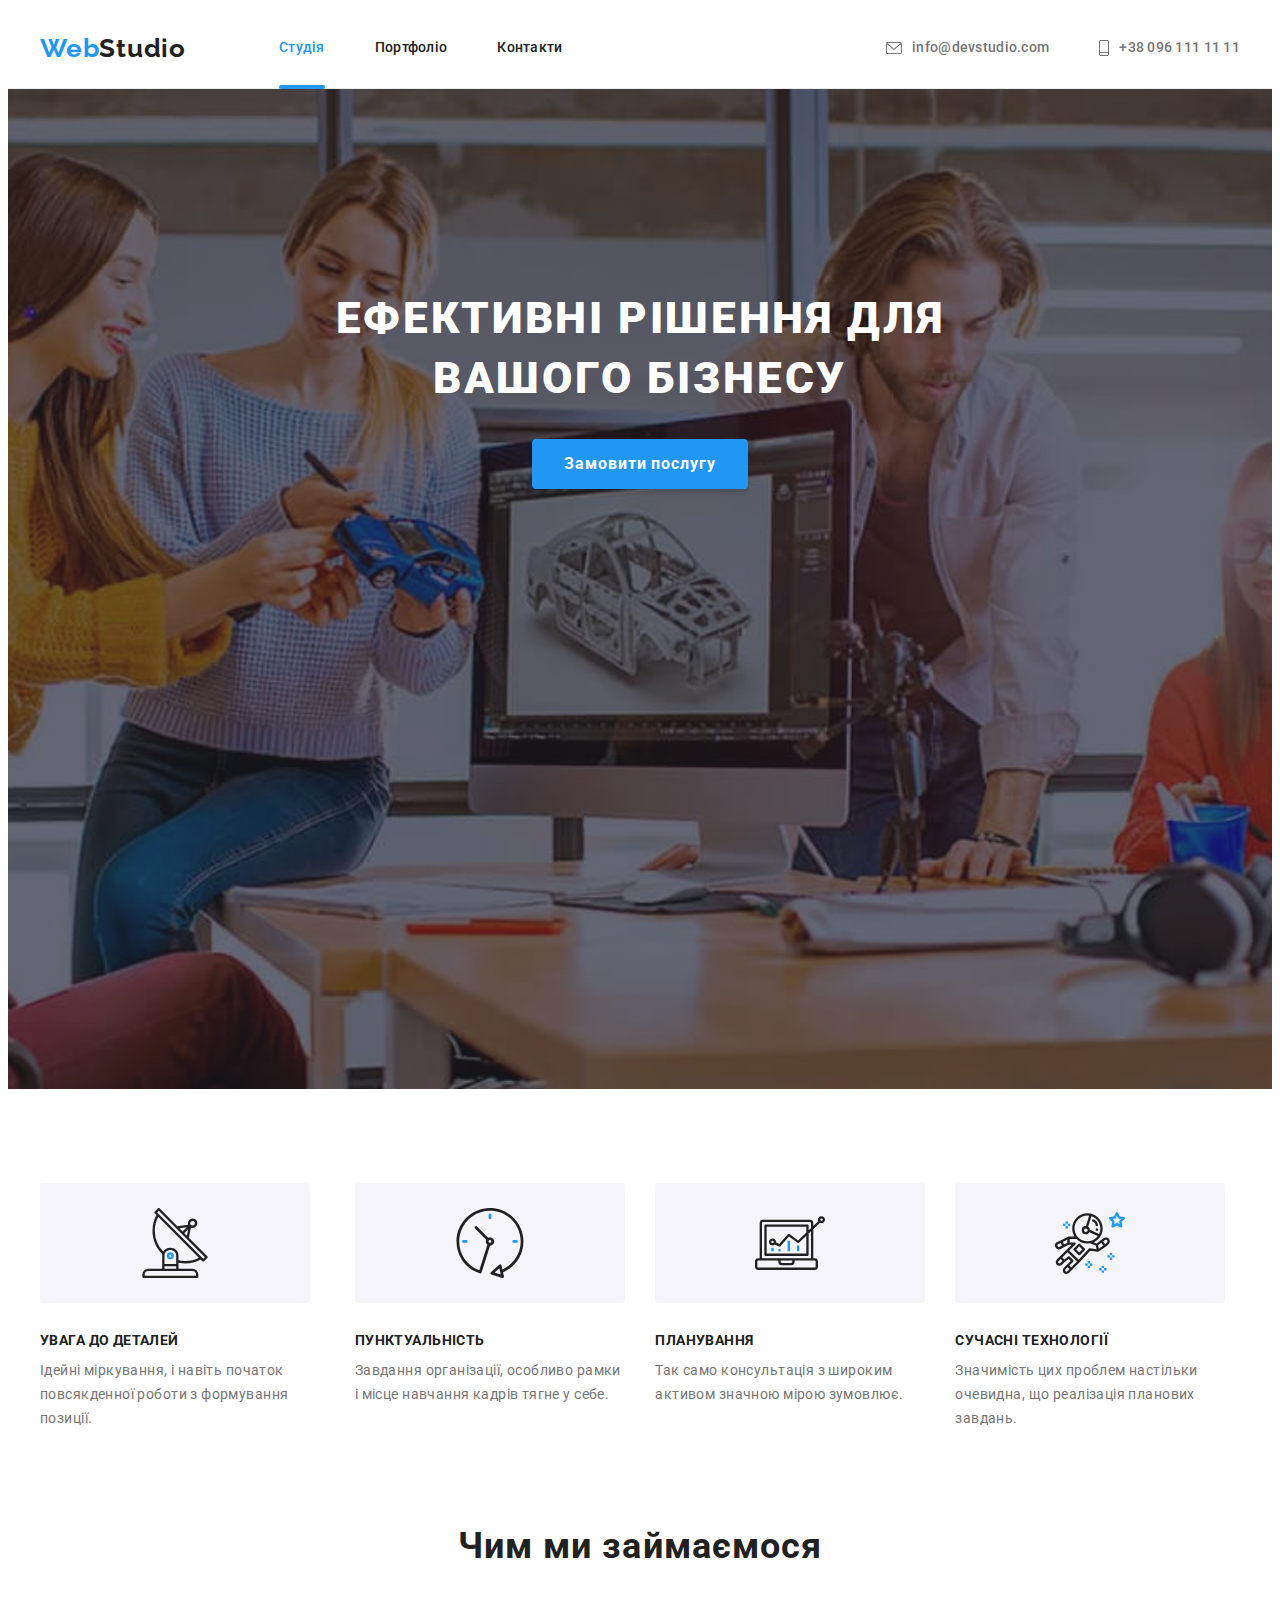
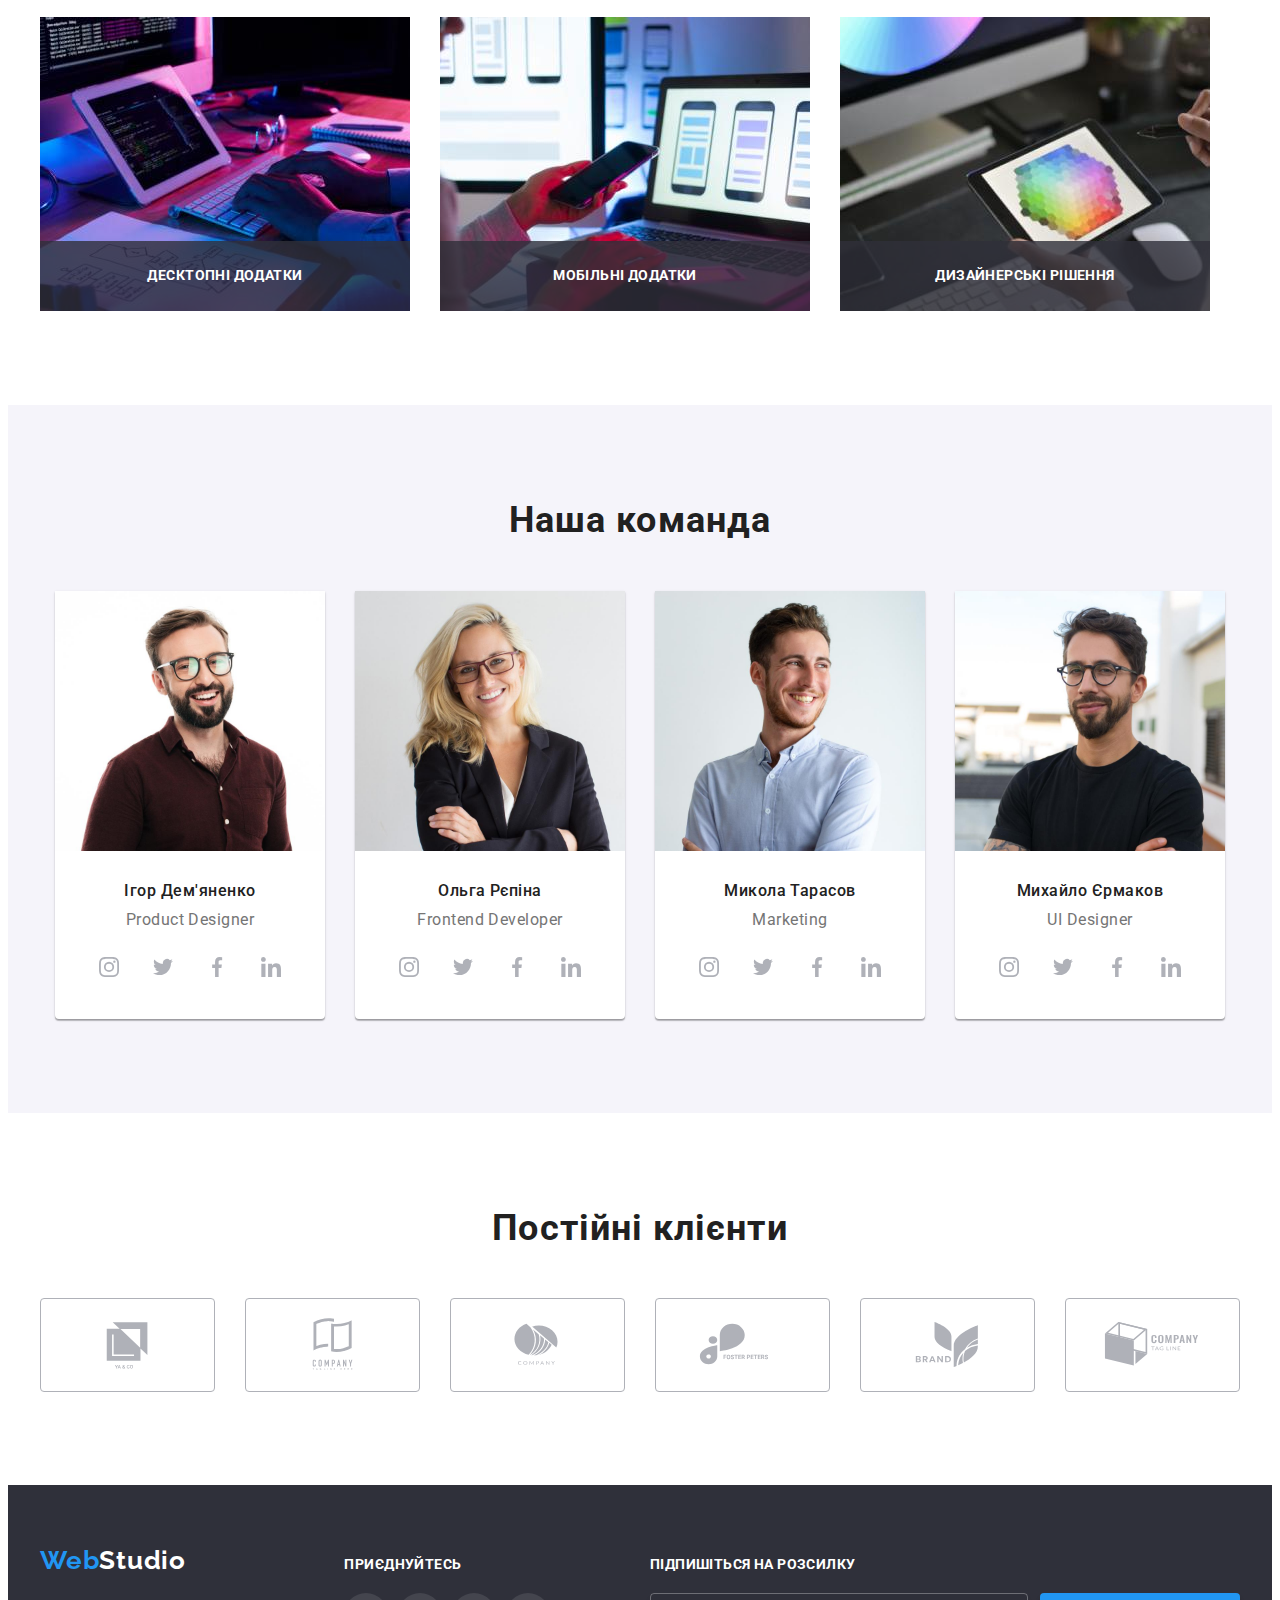
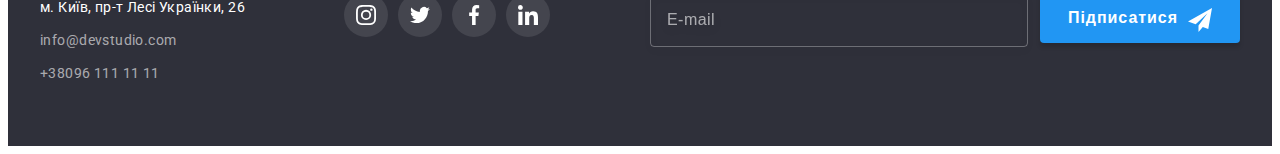
<file: index.html>
<!DOCTYPE html>
<html lang="uk">
  <head>
    <meta charset="UTF-8" />
    <meta http-equiv="X-UA-Compatible" content="IE=edge" />
    <meta name="viewport" content="width=device-width, initial-scale=1.0" />
    <title>Document</title>
    <link
      href="https://fonts.googleapis.com/css2?family=Raleway:wght@700&family=Roboto:wght@400;500;700;900&display=swap"
      rel="stylesheet"
    />
    <link
      rel="stylesheet"
      href="https://cdnjs.cloudflare.com/ajax/libs/modern-normalize/1.1.0/modern-normalize.min.css"
      integrity="sha512-wpPYUAdjBVSE4KJnH1VR1HeZfpl1ub8YT/NKx4PuQ5NmX2tKuGu6U/JRp5y+Y8XG2tV+wKQpNHVUX03MfMFn9Q=="
      crossorigin="anonymous"
      referrerpolicy="no-referrer"
    />

    <link rel="stylesheet" href="./css/main.min.css" />
  </head>
  <body>
    <header class="header-main">
      <div class="container header-container">
        <a href="./index.html" class="logo link"><span>Web</span>Studio</a>
        <nav class="nav-main">
          <ul class="site-nav list">
            <li class="item"><a href="./index.html" class="link current">Студія</a></li>
            <li class="item"><a href="./potfolio.html" class="link">Портфоліо</a></li>
            <li class="item"><a href="" class="link">Контакти</a></li>
          </ul>
        </nav>

        <!-- adreess block -->

        <ul class="contacts list">
          <li class="item">
            <a href="mailto:info@devstudio.com" class="contacts-link link">
              <svg class="icon-contacts" height="12" width="16">
                <use href="./images/icons.svg#envelope"></use>
              </svg>
              info@devstudio.com
            </a>
          </li>
          <li class="item">
            <a href="tel:+380961111111" class="contacts-link link">
              <svg class="icon-contacts" height="16" width="10">
                <use href="./images/icons.svg#smartphone"></use>
              </svg>
              +38 096 111 11 11
            </a>
          </li>
        </ul>
      </div>
    </header>

    <!-- hero -->

    <section class="section hero hero__background">
      <div class="container hero-container">
        <h1 class="hero__title">Ефективні рішення для вашого бізнесу</h1>
        <button type="button" class="hero__button" data-modal-open>Замовити послугу</button>
      </div>
    </section>

    <!-- advantages -->

    <main>
      <section class="section advantages">
        <div class="container advantages__container">
          <h2 class="visually-hidden">Наші переваги</h2>
          <ul class="list advantages__list">
            <li class="advantages__item">
              <div class="advantages__thumb">
                <svg class="advantages__icon" wight="70" height="70">
                  <use href="./images/icons.svg#antenna"></use>
                </svg>
              </div>
              <h3 class="title advantages__title">Увага до деталей</h3>
              <p class="advantages__text">
                Ідейні міркування, і навіть початок повсякденної роботи з формування позиції.
              </p>
            </li>
            <li class="advantages__item">
              <div class="advantages__thumb">
                <svg class="advantages__icon" wight="70" height="70">
                  <use href="./images/icons.svg#clock"></use>
                </svg>
              </div>
              <h3 class="title advantages__title">Пунктуальність</h3>
              <p class="advantages__text">
                Завдання організації, особливо рамки і місце навчання кадрів тягне у себе.
              </p>
            </li>
            <li class="advantages__item">
              <div class="advantages__thumb">
                <svg class="advantages__icon" wight="70" height="70">
                  <use href="./images/icons.svg#diagram"></use>
                </svg>
              </div>
              <h3 class="title advantages__title">Планування</h3>
              <p class="advantages__text">
                Так само консультація з широким активом значною мірою зумовлює.
              </p>
            </li>
            <li class="advantages__item">
              <div class="advantages__thumb">
                <svg class="advantages__icon" wight="70" height="70">
                  <use href="./images/icons.svg#astronaut"></use>
                </svg>
              </div>
              <h3 class="title advantages__title">Сучасні технології</h3>
              <p class="advantages__text">
                Значимість цих проблем настільки очевидна, що реалізація планових завдань.
              </p>
            </li>
          </ul>
        </div>
      </section>

      <!-- field of experties -->
      <section class="section we-do">
        <div class="container we-do__container">
          <h2 class="we-do__title">Чим ми займаємося</h2>
          <ul class="we-do__list list">
            <li class="we-do__item">
              <img
                class="we-do__img"
                src="./images/img4.jpg"
                alt="руки працюють на клавіатурі перед айпадом"
                width="370"
              />
              <p class="we-do__thumb">Десктопні додатки</p>
            </li>
            <li class="we-do__item">
              <img
                class="we-do__img"
                src="./images/img5.jpg"
                alt="людина дивиться у телефон на
              столі стоїть макбук"
                width="370"
              />
              <p class="we-do__thumb">Мобільні додатки</p>
            </li>
            <li class="we-do__item">
              <img
                class="we-do__img"
                src="./images/img6.jpg"
                alt="людина працює на айпаді на екрані градієнт"
                width="370"
              />
              <p class="we-do__thumb">Дизайнерські рішення</p>
            </li>
          </ul>
        </div>
      </section>

      <!-- team -->

      <section class="section team">
        <div class="container">
          <h2 class="title team__title">Наша команда</h2>
          <ul class="list team__list">
            <li class="team__item">
              <img
                class="team__image"
                src="./images/img.jpg"
                alt="хлопець з бородою у окулярах"
                width="270"
              />
              <div class="team-name">
                <h3 class="team-name__text">Ігор Дем'яненко</h3>
                <p class="team-name__position">Product Designer</p>
                <!-- social list -->
                <ul class="social list">
                  <li class="social__item">
                    <a href="" target="_blank" rel="noopener noreferrer" class="link social__link">
                      <svg class="social__icon" width="20" heigth="20">
                        <use href="./images/icons.svg#instagram"></use>
                      </svg>
                    </a>
                  </li>
                  <li class="social__item">
                    <a href="" target="_blank" rel="noopener noreferrer" class="link social__link">
                      <svg class="social__icon" width="20" heigth="20">
                        <use href="./images/icons.svg#twitter"></use>
                      </svg>
                    </a>
                  </li>
                  <li class="social__item">
                    <a href="" target="_blank" rel="noopener noreferrer" class="link social__link">
                      <svg class="social__icon" width="20" heigth="20">
                        <use href="./images/icons.svg#facebook"></use>
                      </svg>
                    </a>
                  </li>
                  <li class="social__item">
                    <a href="" target="_blank" rel="noopener noreferrer" class="link social__link">
                      <svg class="social__icon" width="20" heigth="20">
                        <use href="./images/icons.svg#linkedin"></use>
                      </svg>
                    </a>
                  </li>
                </ul>
              </div>
              <div></div>
            </li>
            <li class="team__item">
              <img class="team__image" src="./images/img(1).jpg" alt="дівчина" width="270" />
              <div class="team-name">
                <h3 class="team-name__text">Ольга Рєпіна</h3>
                <p class="team-name__position">Frontend Developer</p>
                <ul class="social list">
                  <li class="social__item">
                    <a href="" target="_blank" rel="noopener noreferrer" class="link social__link">
                      <svg class="social__icon" width="20" heigth="20">
                        <use href="./images/icons.svg#instagram"></use>
                      </svg>
                    </a>
                  </li>
                  <li class="social__item">
                    <a href="" target="_blank" rel="noopener noreferrer" class="link social__link">
                      <svg class="social__icon" width="20" heigth="20">
                        <use href="./images/icons.svg#twitter"></use>
                      </svg>
                    </a>
                  </li>
                  <li class="social__item">
                    <a href="" target="_blank" rel="noopener noreferrer" class="link social__link">
                      <svg class="social__icon" width="20" heigth="20">
                        <use href="./images/icons.svg#facebook"></use>
                      </svg>
                    </a>
                  </li>
                  <li class="social__item">
                    <a href="" target="_blank" rel="noopener noreferrer" class="link social__link">
                      <svg class="social__icon" width="20" heigth="20">
                        <use href="./images/icons.svg#linkedin"></use>
                      </svg>
                    </a>
                  </li>
                </ul>
              </div>
            </li>

            <li class="team__item">
              <img
                class="team__image"
                src="./images/img(2).jpg"
                alt="хлопець у синій сорочці посміхається"
                width="270"
              />
              <div class="team-name">
                <h3 class="team-name__text">Микола Тарасов</h3>
                <p class="team-name__position">Marketing</p>
                <ul class="social list">
                  <li class="social__item">
                    <a href="" target="_blank" rel="noopener noreferrer" class="link social__link">
                      <svg class="social__icon" width="20" heigth="20">
                        <use href="./images/icons.svg#instagram"></use>
                      </svg>
                    </a>
                  </li>
                  <li class="social__item">
                    <a href="" target="_blank" rel="noopener noreferrer" class="link social__link">
                      <svg class="social__icon" width="20" heigth="20">
                        <use href="./images/icons.svg#twitter"></use>
                      </svg>
                    </a>
                  </li>
                  <li class="social__item">
                    <a href="" target="_blank" rel="noopener noreferrer" class="link social__link">
                      <svg class="social__icon" width="20" heigth="20">
                        <use href="./images/icons.svg#facebook"></use>
                      </svg>
                    </a>
                  </li>
                  <li class="social__item">
                    <a href="" target="_blank" rel="noopener noreferrer" class="link social__link">
                      <svg class="social__icon" width="20" heigth="20">
                        <use href="./images/icons.svg#linkedin"></use>
                      </svg>
                    </a>
                  </li>
                </ul>
              </div>
            </li>
            <li class="team__item">
              <img
                class="team__image"
                src="./images/img(3).jpg"
                alt="хлопець в окулярах"
                width="270"
              />
              <div class="team-name">
                <h3 class="team-name__text">Михайло Єрмаков</h3>
                <p class="team-name__position">UI Designer</p>
                <ul class="social list">
                  <li class="social__item">
                    <a href="" target="_blank" rel="noopener noreferrer" class="link social__link">
                      <svg class="social__icon" width="20" heigth="20">
                        <use href="./images/icons.svg#instagram"></use>
                      </svg>
                    </a>
                  </li>
                  <li class="social__item">
                    <a href="" target="_blank" rel="noopener noreferrer" class="link social__link">
                      <svg class="social__icon" width="20" heigth="20">
                        <use href="./images/icons.svg#twitter"></use>
                      </svg>
                    </a>
                  </li>
                  <li class="social__item">
                    <a href="" target="_blank" rel="noopener noreferrer" class="link social__link">
                      <svg class="social__icon" width="20" heigth="20">
                        <use href="./images/icons.svg#facebook"></use>
                      </svg>
                    </a>
                  </li>
                  <li class="social__item">
                    <a href="" target="_blank" rel="noopener noreferrer" class="link social__link">
                      <svg class="social__icon" width="20" heigth="20">
                        <use href="./images/icons.svg#linkedin"></use>
                      </svg>
                    </a>
                  </li>
                </ul>
              </div>
            </li>
          </ul>
        </div>
      </section>
    </main>
    <!-- --------- clients ------- -->
    <section class="section">
      <div class="container">
        <h2 class="title clients-title">Постійні клієнти</h2>
        <ul class="list clients-list">
          <li class="list-client-logo">
            <a href="" class="link clients-logo-link"
              ><svg class="icon-client" width="106" height="60">
                <use href="./images/icons.svg#Logo6"></use></svg
            ></a>
          </li>
          <li class="list-client-logo">
            <a href="" class="link clients-logo-link">
              <svg class="icon-client" width="106" height="60">
                <use href="./images/icons.svg#Logo1"></use>
              </svg>
            </a>
          </li>
          <li class="list-client-logo">
            <a href="" class="link clients-logo-link">
              <svg class="icon-client" width="106" height="60">
                <use href="./images/icons.svg#Logo2"></use>
              </svg>
            </a>
          </li>
          <li class="list-client-logo">
            <a href="" class="link clients-logo-link">
              <svg class="icon-client" width="106" height="60">
                <use href="./images/icons.svg#Logo3"></use>
              </svg>
            </a>
          </li>
          <li class="list-client-logo">
            <a href="" class="link clients-logo-link">
              <svg class="icon-client" width="106" height="60">
                <use href="./images/icons.svg#Logo4"></use>
              </svg>
            </a>
          </li>
          <li class="list-client-logo">
            <a href="" class="link clients-logo-link">
              <svg class="icon-client" width="106" height="60">
                <use href="./images/icons.svg#Logo5"></use>
              </svg>
            </a>
          </li>
        </ul>
      </div>
    </section>

    <!-- footer -->

    <footer class="footer-main">
      <div class="container container-footer">
        <div class="adress-footer">
          <a href="./index.html" class="footer-logo link"><span>Web</span>Studio</a>
          <address class="address">
            <ul class="list">
              <li class="item">
                <a
                  href="https://goo.gl/maps/CPtrU1FHBa2aNyZL9"
                  class="address-google link"
                  target="_blank"
                  rel="noopener noreferrer nofollow"
                >
                  м. Київ, пр-т Лесі Українки, 26</a
                >
              </li>
              <li class="item">
                <a href="mailto:info@devstudio.com" class="address-link link">info@devstudio.com</a>
              </li>
              <li class="item">
                <a href="tel:+380961111111" class="address-link link">+38096 111 11 11</a>
              </li>
            </ul>
          </address>
        </div>

        <div class="social-footer">
          <h3 class="social-footer__title">Приєднуйтесь</h3>
          <ul class="social-footer__list list">
            <li class="social-footer__item">
              <a href="" target="_blank" rel="noopener noreferrer" class="link social-footer__link">
                <svg class="social-footer__icon" width="20" heigth="20">
                  <use href="./images/icons.svg#instagram"></use>
                </svg>
              </a>
            </li>
            <li class="social-footer__item">
              <a href="" target="_blank" rel="noopener noreferrer" class="link social-footer__link">
                <svg class="social-footer__icon" width="20" heigth="20">
                  <use href="./images/icons.svg#twitter"></use>
                </svg>
              </a>
            </li>
            <li class="social-footer__item">
              <a href="" target="_blank" rel="noopener noreferrer" class="link social-footer__link">
                <svg class="social-footer__icon" width="20" heigth="20">
                  <use href="./images/icons.svg#facebook"></use>
                </svg>
              </a>
            </li>
            <li class="social-footer__item">
              <a href="" target="_blank" rel="noopener noreferrer" class="link social-footer__link">
                <svg class="social-footer__icon" width="20" heigth="20">
                  <use href="./images/icons.svg#linkedin"></use>
                </svg>
              </a>
            </li>
          </ul>
        </div>
        <!-- form-footer -->
        <div class="form-field-footer-pos">
          <form class="form-footer">
            <label for="email" class="form-label-footer">Підпишіться на розсилку</label>
            <div class="form-field-footer">
              <input
                type="email"
                class="form-input-footer"
                name="email"
                id="email"
                placeholder="E-mail"
              />
              <div class="btn-wrap-footer">
                <button type="submit" class="btn-footer-submit">Підписатися</button>
                <svg class="btn-icon-send" width="24" height="24">
                  <use href="./images/icons.svg#icon-send-1"></use>
                </svg>
              </div>
            </div>
          </form>
        </div>
      </div>
    </footer>

    <div class="backdrop is-hidden" data-modal>
      <div class="modal">
        <button type="button" class="modal-close-button" data-modal-close>
          <svg class="modal-close-icon" width="11" height="11">
            <use href="./images/icons.svg#Vector"></use>
          </svg>
        </button>
        <p class="title modal-title">Залиште свої дані, ми вам передзвонимо</p>

        <!-- modal -->
        <form class="form-modal">
          <label for="client-name" class="label-modal"><span>Ім'я</span></label>
          <div class="input-wrap">
            <input
              type="text"
              class="input-modal"
              name="user-name"
              placeholder=""
              id="client-name"
              required
              autofocus
            />
            <svg class="modal-input-icon" width="18" height="18">
              <use href="./images/icons.svg#person-black"></use>
            </svg>
          </div>
          <label for="user-tel" class="label-modal"><span>Телефон</span></label>
          <div class="input-wrap">
            <input
              id="user-tel"
              type="tel"
              class="input-modal"
              name="user-tel"
              placeholder=""
              required
            />
            <svg class="modal-input-icon" width="18" height="18">
              <use href="./images/icons.svg#phone-black"></use>
            </svg>
          </div>

          <label for="mail-client" class="label-modal"><span>Пошта</span></label>
          <div class="input-wrap">
            <input
              id="mail-client"
              type="email"
              class="input-modal"
              name="user-email"
              placeholder=""
              required
            />
            <svg class="modal-input-icon" width="18" height="18">
              <use href="./images/icons.svg#email-black"></use>
            </svg>
          </div>
          <label for="textarea-comment" class="label-modal"><span>Коментар</span></label>
          <textarea
            id="textarea-comment"
            name="textarea-comment"
            class="textarea-modal"
            placeholder="Введіть текст"
          ></textarea>

          <!-- modal-checkbox -->
          <div class="modal-checkbox">
            <input type="checkbox" name="privacy" id="option" class="input-check visually-hidden" />
            <label for="option" class="check-text"
              ><span>
                <svg class="checked-icon" width="16" height="15">
                  <use href="./images/icons.svg#icon-check2"></use>
                </svg>
              </span>
              Погоджуюся з розсилкою та приймаю
              <a href="" class="link"> Умови договору</a>
            </label>
          </div>
          <button type="submit" class="btn-submit">Відправити</button>
        </form>
      </div>
    </div>
    <script src="./js/modal.js"></script>
  </body>
</html>
</file>
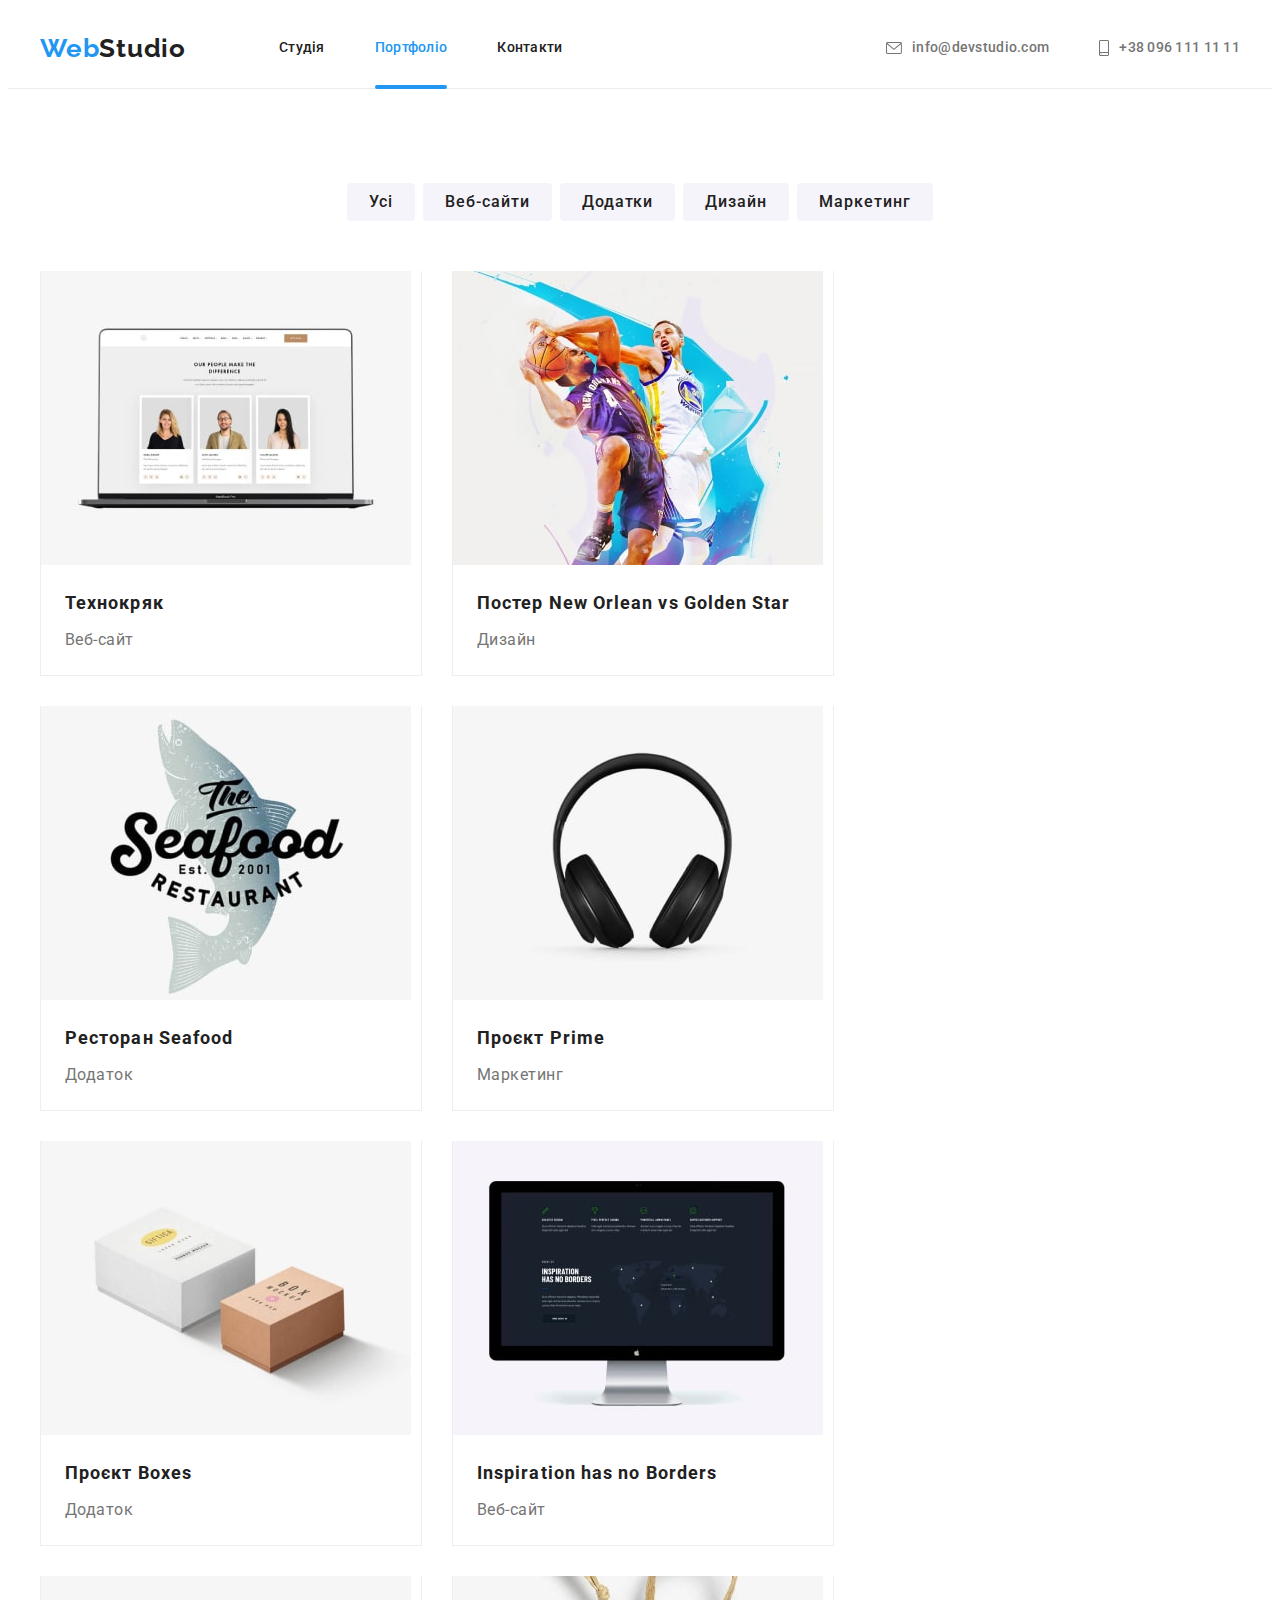
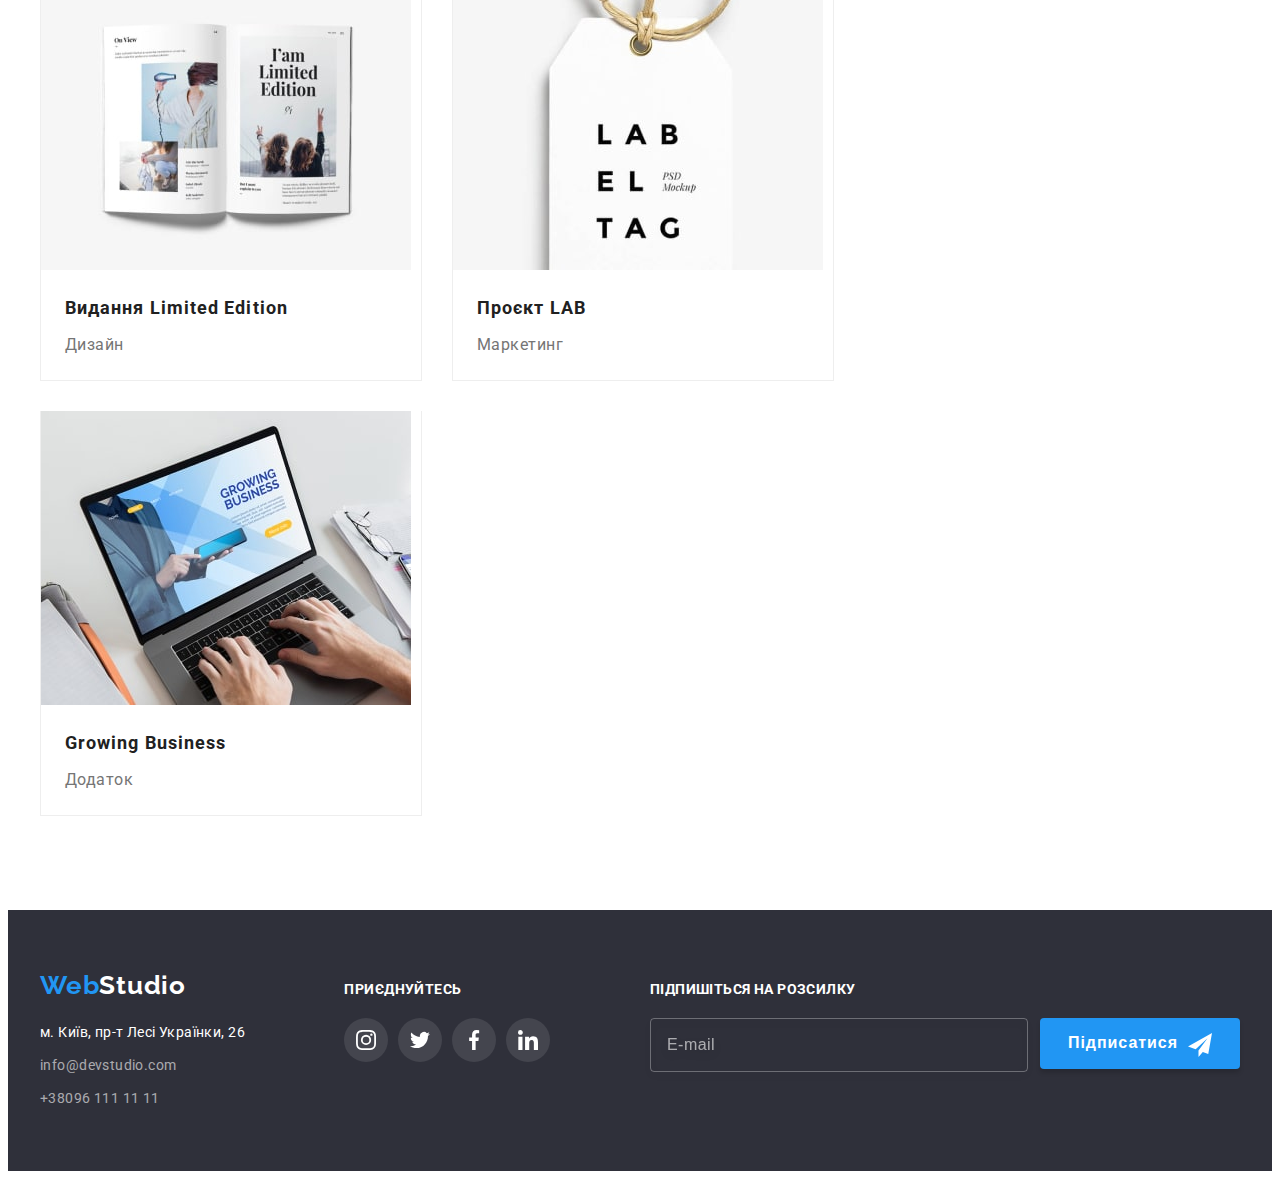
<file: potfolio.html>
<!DOCTYPE html>
<html lang="uk">
  <head>
    <meta charset="UTF-8" />
    <meta http-equiv="X-UA-Compatible" content="IE=edge" />
    <meta name="viewport" content="width=device-width, initial-scale=1.0" />
    <title>Document</title>
    <link
      href="https://fonts.googleapis.com/css2?family=Raleway:wght@700&family=Roboto:wght@400;500;700;900&display=swap"
      rel="stylesheet"
    />
    <link
      rel="stylesheet"
      href="https://cdnjs.cloudflare.com/ajax/libs/modern-normalize/1.1.0/modern-normalize.min.css"
      integrity="sha512-wpPYUAdjBVSE4KJnH1VR1HeZfpl1ub8YT/NKx4PuQ5NmX2tKuGu6U/JRp5y+Y8XG2tV+wKQpNHVUX03MfMFn9Q=="
      crossorigin="anonymous"
      referrerpolicy="no-referrer"
    />
    <link rel="stylesheet" href="./css/main.min.css" />
  </head>
  <body>
    <header class="header-main">
      <div class="container header-container">
        <a href="./index.html" class="logo link"><span>Web</span>Studio</a>
        <nav class="nav-main">
          <ul class="site-nav list">
            <li class="item"><a href="./index.html" class="link">Студія</a></li>
            <li class="item"><a href="./potfolio.html" class="link current">Портфоліо</a></li>
            <li class="item"><a href="" class="link">Контакти</a></li>
          </ul>
        </nav>

        <!-- adreess block -->

        <ul class="contacts list">
          <li class="item">
            <a href="mailto:info@devstudio.com" class="contacts-link link">
              <svg class="icon-contacts" height="12" width="16">
                <use href="./images/icons.svg#envelope"></use>
              </svg>
              info@devstudio.com
            </a>
          </li>
          <li class="item">
            <a href="tel:+380961111111" class="contacts-link link">
              <svg class="icon-contacts" height="16" width="10">
                <use href="./images/icons.svg#smartphone"></use>
              </svg>
              +38 096 111 11 11
            </a>
          </li>
        </ul>
      </div>
    </header>

    <main>
      <!-- projects -->
      <section class="projects">
        <div class="container">
          <h2 class="visually-hidden">фильтр</h2>
          <ul class="list filter">
            <li class="btn-list-filter">
              <button type="button" class="btn primary">Усі</button>
            </li>
            <li class="btn-list-filter">
              <button type="button" class="btn primary">Веб-сайти</button>
            </li>
            <li class="btn-list-filter">
              <button type="button" class="btn primary">Додатки</button>
            </li>
            <li class="btn-list-filter">
              <button type="button" class="btn primary">Дизайн</button>
            </li>
            <li class="btn-list-filter">
              <button type="button" class="btn primary">Маркетинг</button>
            </li>
          </ul>

          <!-------- projects-grid ---------->

          <h2 class="visually-hidden">портфолио</h2>

          <ul class="list projects-portfolio">
            <li class="porjects-image-list">
              <a href="" class="link link-projects-portfolio">
                <div class="thumb-portfolio">
                  <img
                    class="project-portfolio-image"
                    src="./images/img-1.jpg"
                    alt="ноутбук с зображенням"
                    width="370"
                  />
                  <div class="overlay">
                    <p class="text-overlay">
                      Ресурс пропонує комплексні пропозиції з різним рівнем функціоналу та сервісів.
                      Все це дозволить відвідувачу отримати вичерпні відомості про компанію чи
                      приватну особу.
                    </p>
                  </div>
                </div>
                <div class="image-item-portfolio">
                  <h3 lang="en" class="project-name">Технокряк</h3>
                  <p class="project-text">Веб-сайт</p>
                </div>
              </a>
            </li>

            <li class="porjects-image-list">
              <a href="" class="link link-projects-portfolio">
                <div class="thumb-portfolio">
                  <img
                    class="project-portfolio-image"
                    src="./images/img-2.jpg"
                    alt="два баскетболіста на синьому фоні"
                    width="370"
                  />
                  <div class="overlay">
                    <p class="text-overlay">
                      Ресурс пропонує комплексні пропозиції з різним рівнем функціоналу та сервісів.
                      Все це дозволить відвідувачу отримати вичерпні відомості про компанію чи
                      приватну особу.
                    </p>
                  </div>
                </div>
                <div class="image-item-portfolio">
                  <h3 lang="en" class="project-name">Постер New Orlean vs Golden Star</h3>
                  <p class="project-text">Дизайн</p>
                </div>
              </a>
            </li>

            <li class="porjects-image-list">
              <a href="" class="link link-projects-portfolio"
                ><div class="thumb-portfolio">
                  <img
                    class="project-portfolio-image"
                    src="./images/img-3.jpg"
                    alt="логотип ресторану на зображенні риби"
                    width="370"
                  />
                  <div class="overlay">
                    <p class="text-overlay">
                      Ресурс пропонує комплексні пропозиції з різним рівнем функціоналу та сервісів.
                      Все це дозволить відвідувачу отримати вичерпні відомості про компанію чи
                      приватну особу.
                    </p>
                  </div>
                </div>
                <div class="image-item-portfolio">
                  <h3 lang="en" class="project-name">Ресторан Seafood</h3>
                  <p class="project-text">Додаток</p>
                </div>
              </a>
            </li>

            <li class="porjects-image-list">
              <a href="" class="link link-projects-portfolio"
                ><div class="thumb-portfolio">
                  <img
                    class="project-portfolio-image"
                    src="./images/img-4.jpg"
                    alt="навушники"
                    width="370"
                  />
                  <div class="overlay">
                    <p class="text-overlay">
                      Ресурс пропонує комплексні пропозиції з різним рівнем функціоналу та сервісів.
                      Все це дозволить відвідувачу отримати вичерпні відомості про компанію чи
                      приватну особу.
                    </p>
                  </div>
                </div>
                <div class="image-item-portfolio">
                  <h3 lang="en" class="project-name">Проєкт Prime</h3>
                  <p class="project-text">Маркетинг</p>
                </div>
              </a>
            </li>

            <li class="porjects-image-list">
              <a href="" class="link link-projects-portfolio"
                ><div class="thumb-portfolio">
                  <img
                    class="project-portfolio-image"
                    src="./images/img-5.jpg"
                    alt="дві стильні коробки на столі"
                    width="370"
                  />
                  <div class="overlay">
                    <p class="text-overlay">
                      Ресурс пропонує комплексні пропозиції з різним рівнем функціоналу та сервісів.
                      Все це дозволить відвідувачу отримати вичерпні відомості про компанію чи
                      приватну особу.
                    </p>
                  </div class="thumb-portfolio">
                </div>
                <div class="image-item-portfolio">
                  <h3 lang="en" class="project-name">Проєкт Boxes</h3>
                  <p class="project-text">Додаток</p>
                </div>
              </a>
            </li>

            <li class="porjects-image-list">
              <a href="" class="link link-projects-portfolio"
                ><div class="thumb-portfolio">
                  <img
                    class="project-portfolio-image"
                    src="./images/img-6.jpg"
                    alt="компьютер Мак з картою світу на екрані"
                    width="370"
                  />
                  <div class="overlay">
                    <p class="text-overlay">
                      Ресурс пропонує комплексні пропозиції з різним рівнем функціоналу та сервісів.
                      Все це дозволить відвідувачу отримати вичерпні відомості про компанію чи
                      приватну особу.
                    </p>
                  </div>
                </div>
                <div class="image-item-portfolio">
                  <h3 lang="en" class="project-name">Inspiration has no Borders</h3>
                  <p class="project-text">Веб-сайт</p>
                </div>
              </a>
            </li>

            <li class="porjects-image-list">
              <a href="" class="link link-projects-portfolio">
                <div class="thumb-portfolio">
                  <img
                    class="project-portfolio-image"
                    src="./images/img-7.jpg"
                    alt="відкрита книга"
                    width="370"
                  />
                  <div class="overlay">
                    <p class="text-overlay">
                      Ресурс пропонує комплексні пропозиції з різним рівнем функціоналу та сервісів.
                      Все це дозволить відвідувачу отримати вичерпні відомості про компанію чи
                      приватну особу.
                    </p>
                  </div>
                </div>
                <div class="image-item-portfolio">
                  <h3 lang="en" class="project-name">Видання Limited Edition</h3>
                  <p class="project-text">Дизайн</p>
                </div>
              </a>
            </li>

            <li class="porjects-image-list">
              <a href="" class="link link-projects-portfolio"
                ><div class="thumb-portfolio">
                  <img
                    class="project-portfolio-image"
                    src="./images/img-8.jpg"
                    alt="крафтова бірка з логотипом"
                    width="370"
                  />
                  <div class="overlay">
                    <p class="text-overlay">
                      Ресурс пропонує комплексні пропозиції з різним рівнем функціоналу та сервісів.
                      Все це дозволить відвідувачу отримати вичерпні відомості про компанію чи
                      приватну особу.
                    </p>
                  </div>
                </div>
                <div class="image-item-portfolio">
                  <h3 lang="en" class="project-name">Проєкт LAB</h3>
                  <p class="project-text">Маркетинг</p>
                </div></a>
            </li>

            <li class="porjects-image-list">
              <a href="" class="link link-projects-portfolio"
                ><div class="thumb-portfolio">
                  <img
                    class="project-portfolio-image"
                    src="./images/img-9.jpg"
                    alt="руки працюють за ноутбуком"
                    width="370"
                  />
                  <div class="overlay">
                    <p class="text-overlay">
                      Ресурс пропонує комплексні пропозиції з різним рівнем функціоналу та сервісів.
                      Все це дозволить відвідувачу отримати вичерпні відомості про компанію чи
                      приватну особу.
                    </p>
                  </div>
                </div>
                <div class="image-item-portfolio">
                  <h3 lang="en" class="project-name">Growing Business</h3>
                  <p class="project-text">Додаток</p>
                </div></a
              >
            </li>
          </ul>
        </div>
      </section>
    </main>

    <!-- footer -->
    <footer class="footer-main">
      <div class="container container-footer">
        <div class="adress-footer">
          <a href="./index.html" class="footer-logo link"><span>Web</span>Studio</a>
          <address class="address">
            <ul class="list">
              <li class="item">
                <a
                  href="https://goo.gl/maps/CPtrU1FHBa2aNyZL9"
                  class="address-google link"
                  target="_blank"
                  rel="noopener noreferrer nofollow"
                >
                  м. Київ, пр-т Лесі Українки, 26</a
                >
              </li>
              <li class="item">
                <a href="mailto:info@devstudio.com" class="address-link link">info@devstudio.com</a>
              </li>
              <li class="item">
                <a href="tel:+380961111111" class="address-link link">+38096 111 11 11</a>
              </li>
            </ul>
          </address>
        </div>

        <div class="social-footer">
          <h3 class="social-footer__title">Приєднуйтесь</h3>
          <ul class="social-footer__list list">
            <li class="social-footer__item">
              <a
                href=""
                target="_blank"
                rel="noopener noreferrer"
                class="link social-footer__link"
              >
                <svg class="social-footer__icon" width="20" heigth="20">
                  <use href="./images/icons.svg#instagram"></use>
                </svg>
              </a>
            </li>
            <li class="social-footer__item">
              <a
                href=""
                target="_blank"
                rel="noopener noreferrer"
                class="link social-footer__link"
              >
                <svg class="social-footer__icon" width="20" heigth="20">
                  <use href="./images/icons.svg#twitter"></use>
                </svg>
              </a>
            </li>
            <li class="social-footer__item">
              <a
                href=""
                target="_blank"
                rel="noopener noreferrer"
                class="link social-footer__link"
              >
                <svg class="social-footer__icon" width="20" heigth="20">
                  <use href="./images/icons.svg#facebook"></use>
                </svg>
              </a>
            </li>
            <li class="social-footer__item">
              <a
                href=""
                target="_blank"
                rel="noopener noreferrer"
                class="link social-footer__link"
              >
                <svg class="social-footer__icon" width="20" heigth="20">
                  <use href="./images/icons.svg#linkedin"></use>
                </svg>
              </a>
            </li>
          </ul>
        </div>
        <!-- form-footer -->
        <div class="form-field-footer-pos">
          <form class="form-footer">
            <label for="email" class="form-label-footer">Підпишіться на розсилку</label>
            <div class="form-field-footer">
              <input
                type="email"
                class="form-input-footer"
                name="email"
                id="email"
                placeholder="E-mail"
              />
              <div class="btn-wrap-footer">
                <button type="submit" class="btn-footer-submit">Підписатися</button>
                <svg class="btn-icon-send" width="24" height="24">
                  <use href="./images/icons.svg#icon-send-1"></use>
                </svg>
              </div>
            </div>
          </form>
        </div>
      </div>
    </footer>
  </body>
</html>
</file>
<file: css/main.min.css>
:root{--hero-bcg: #2F303A;--accent-color: #2196F3;--main-text: #757575;--white-text: #ffffff;--translucent-text: rgba(255, 255, 255, 0.6);--secondary-text:#212121;--bcg-white: #212121;--main-bcg:#FFF;--grey-bcg: #F5F4FA;--bcg-btn: #F5F4FA;--icon-grey-fil: #AFB1B8}.visually-hidden{position:absolute;white-space:nowrap;width:1px;height:1px;overflow:hidden;border:0;padding:0;clip:rect(0 0 0 0);-webkit-clip-path:inset(50%);clip-path:inset(50%);margin:-1px}p,h1,h2,h3,h4,h5,h6{margin:0}ul,ol{margin:0;padding-left:0}button{cursor:pointer}address{font-style:normal}img{display:block;max-width:100%;height:auto}.link{text-decoration:none}.list{padding:0;margin:0;list-style:none}.backdrop.is-hidden{visibility:0;opacity:0;pointer-events:none}.backdrop{width:100%;height:100%;position:fixed;top:0;background-color:rgba(47,48,58,.4);-webkit-transition:opacity 250ms cubic-bezier(0.4, 0, 0.2, 1),visibility 250ms cubic-bezier(0.4, 0, 0.2, 1);transition:opacity 250ms cubic-bezier(0.4, 0, 0.2, 1),visibility 250ms cubic-bezier(0.4, 0, 0.2, 1)}.modal{height:581px;width:528px;background-color:var(--main-bcg);padding:40px;border-radius:4px;-webkit-box-shadow:0px 1px 3px rgba(0,0,0,.12),0px 1px 1px rgba(0,0,0,.14),0px 2px 1px rgba(0,0,0,.2);box-shadow:0px 1px 3px rgba(0,0,0,.12),0px 1px 1px rgba(0,0,0,.14),0px 2px 1px rgba(0,0,0,.2);position:absolute;top:50%;left:50%;-webkit-transform:translate(-50%, -50%) scale(1);transform:translate(-50%, -50%) scale(1);-webkit-transition:scale 500ms cubic-bezier(0.4, 0, 0.2, 1),-webkit-transform 400ms cubic-bezier(0.4, 0, 0.2, 1);transition:scale 500ms cubic-bezier(0.4, 0, 0.2, 1),-webkit-transform 400ms cubic-bezier(0.4, 0, 0.2, 1);transition:transform 400ms cubic-bezier(0.4, 0, 0.2, 1),scale 500ms cubic-bezier(0.4, 0, 0.2, 1);transition:transform 400ms cubic-bezier(0.4, 0, 0.2, 1),scale 500ms cubic-bezier(0.4, 0, 0.2, 1),-webkit-transform 400ms cubic-bezier(0.4, 0, 0.2, 1)}.backdrop.is-hidden .modal{-webkit-transform:translate(-50%, -50%) scale(0);transform:translate(-50%, -50%) scale(0)}.modal-close-button{position:absolute;width:30px;height:30px;right:8px;top:8px;background-color:rgba(0,0,0,0);border-radius:50%;border:1px solid rgba(0,0,0,.1);display:-webkit-box;display:-ms-flexbox;display:flex;-webkit-box-pack:center;-ms-flex-pack:center;justify-content:center;-webkit-box-align:center;-ms-flex-align:center;align-items:center;-webkit-transition:fill 250ms cubic-bezier(0.4, 0, 0.2, 1);transition:fill 250ms cubic-bezier(0.4, 0, 0.2, 1)}.modal-close-button:hover{fill:var(--accent-color)}.modal-title{font-weight:700;font-size:20px;line-height:1.15;text-align:center;letter-spacing:.03em;color:var(--secondary-text);text-align:center;margin-bottom:12px}.input-modal{width:100%;height:40px;border:1px solid rgba(33,33,33,.2);border-radius:4px;color:var(--main-text);padding-left:42px;outline:rgba(0,0,0,0);-webkit-transition:border-color 250ms cubic-bezier(0.4, 0, 0.2, 1),fill 250ms cubic-bezier(0.4, 0, 0.2, 1);transition:border-color 250ms cubic-bezier(0.4, 0, 0.2, 1),fill 250ms cubic-bezier(0.4, 0, 0.2, 1)}.input-modal:focus{border-color:var(--accent-color)}.input-wrap{position:relative;margin-bottom:10px}.modal-input-icon{position:absolute;top:50%;left:12px;-webkit-transform:translateY(-50%);transform:translateY(-50%);-webkit-transition:fill 250ms cubic-bezier(0.4, 0, 0.2, 1);transition:fill 250ms cubic-bezier(0.4, 0, 0.2, 1)}.input-modal:focus+.modal-input-icon{fill:var(--accent-color)}.label-modal{display:block;line-height:1.16;font-size:12px;letter-spacing:.01em;color:var(--main-text);margin-bottom:4px}.label-modal span{margin-bottom:4px}.textarea-modal{width:100%;height:120px;resize:none;border:1px solid rgba(33,33,33,.2);border-radius:4px;color:var(--main-text);outline:rgba(0,0,0,0);margin-bottom:20px;padding:16px 12px 16px 12px;font-weight:400;font-size:12px;line-height:14px;letter-spacing:.01em;color:var(--main-text);-webkit-transition:border-color 250ms cubic-bezier(0.4, 0, 0.2, 1);transition:border-color 250ms cubic-bezier(0.4, 0, 0.2, 1)}.textarea-modal::-webkit-input-placeholder{font-weight:400;font-size:12px;line-height:14px;letter-spacing:.01em;color:rgba(117,117,117,.5)}.textarea-modal::-moz-placeholder{font-weight:400;font-size:12px;line-height:14px;letter-spacing:.01em;color:rgba(117,117,117,.5)}.textarea-modal:-ms-input-placeholder{font-weight:400;font-size:12px;line-height:14px;letter-spacing:.01em;color:rgba(117,117,117,.5)}.textarea-modal::-ms-input-placeholder{font-weight:400;font-size:12px;line-height:14px;letter-spacing:.01em;color:rgba(117,117,117,.5)}.textarea-modal::placeholder{font-weight:400;font-size:12px;line-height:14px;letter-spacing:.01em;color:rgba(117,117,117,.5)}.textarea-modal:focus{border-color:var(--accent-color)}.modal-checkbox{margin-bottom:30px}.check-text{display:-webkit-box;display:-ms-flexbox;display:flex;-webkit-box-align:center;-ms-flex-align:center;align-items:center;-webkit-box-pack:center;-ms-flex-pack:center;justify-content:center;font-weight:400;font-size:14px;line-height:1.71;letter-spacing:.03em;color:var(--main-text)}.check-text>a{color:var(--accent-color);text-decoration:underline;letter-spacing:.03em;margin-left:10px}.check-text span{display:-webkit-box;display:-ms-flexbox;display:flex;-webkit-box-align:center;-ms-flex-align:center;align-items:center;-webkit-box-pack:center;-ms-flex-pack:center;justify-content:center;width:16px;height:15px;border:2px solid var(--secondary-text);border-radius:3px;margin-right:5px;fill:rgba(0,0,0,0);margin-right:8.4px;-webkit-transition:border-color 250ms cubic-bezier(0.4, 0, 0.2, 1);transition:border-color 250ms cubic-bezier(0.4, 0, 0.2, 1)}.input-check:checked+.check-text span{background-color:var(--accent-color);border-color:rgba(0,0,0,0);fill:#fff}.input-check:focus+.check-text span{border-color:var(--accent-color)}body{background-color:var(--main-bcg);color:var(--main-text);font-family:"Roboto",sans-serif}.container{margin:0 auto;width:1200px;padding-left:15px;padding-right:15px}.container-footer{display:-webkit-box;display:-ms-flexbox;display:flex;padding-top:60px;padding-bottom:60px;-webkit-box-align:baseline;-ms-flex-align:baseline;align-items:baseline;-webkit-box-pack:justify;-ms-flex-pack:justify;justify-content:space-between;gap:70px}.section{padding-top:94px;padding-bottom:94px}.header-main{border-bottom:1px solid #ececec}.header-container{display:-webkit-box;display:-ms-flexbox;display:flex;-webkit-box-align:center;-ms-flex-align:center;align-items:center}.nav-main{display:-webkit-box;display:-ms-flexbox;display:flex}.logo{font-family:"Raleway";font-weight:700;font-size:26px;line-height:1.19;letter-spacing:.03em;color:var(--secondary-text)}.logo>span{color:var(--accent-color)}.site-nav{display:-webkit-box;display:-ms-flexbox;display:flex;margin-left:93px}.site-nav .item:not(:last-child){margin-right:50px}.site-nav .link{display:block;padding:32px 0;font-weight:500;font-size:14px;line-height:1.14;letter-spacing:.02em;color:var(--secondary-text);-webkit-transition-property:color;transition-property:color;-webkit-transition-duration:250ms;transition-duration:250ms;-webkit-transition-timing-function:cubic-bezier(0.4, 0, 0.2, 1);transition-timing-function:cubic-bezier(0.4, 0, 0.2, 1)}.site-nav .link.current{color:var(--accent-color);display:block;position:relative}.site-nav .link.current::after{content:"";position:absolute;top:calc(100% - 3px);left:0;display:block;width:100%;height:4px;border-radius:2px;background-color:var(--accent-color)}.contacts{display:-webkit-box;display:-ms-flexbox;display:flex;margin-left:auto}.contacts .contacts-link:hover,.contacts .contacts-link:focus{color:var(--accent-color)}.contacts .contacts-link{display:-webkit-box;display:-ms-flexbox;display:flex;-webkit-box-align:center;-ms-flex-align:center;align-items:center;-webkit-box-pack:center;-ms-flex-pack:center;justify-content:center;gap:10px;font-weight:500;font-size:14px;line-height:1.14;letter-spacing:.02em;color:var(--main-text);-webkit-transition-property:color;transition-property:color;-webkit-transition-duration:250ms;transition-duration:250ms;-webkit-transition-timing-function:cubic-bezier(0.4, 0, 0.2, 1);transition-timing-function:cubic-bezier(0.4, 0, 0.2, 1)}.contacts .item+.item{margin-left:50px}.contacts .contacts-link:hover,.contacts .contacts-link:focus{color:var(--accent-color)}.icon-contacts{fill:currentColor}.hero__background{height:600px;max-width:1600px;margin-right:auto;margin-left:auto;background-image:-webkit-gradient(linear, left top, right top, from(rgba(47, 48, 58, 0.4)), to(rgba(47, 48, 58, 0.4))),url(../images/heroimage.jpg);background-image:linear-gradient(to right, rgba(47, 48, 58, 0.4), rgba(47, 48, 58, 0.4)),url(../images/heroimage.jpg);background-repeat:no-repeat;background-position:center;background-size:cover}.hero{background-color:var(--hero-bcg);padding-top:200px;padding-bottom:200px}.hero__title{font-family:"Roboto";font-weight:900;font-size:44px;line-height:1.36;text-align:center;letter-spacing:.06em;text-transform:uppercase;color:var(--white-text);width:670px;margin-bottom:30px;margin-left:auto;margin-right:auto}.hero__button{display:block;-webkit-box-align:center;-ms-flex-align:center;align-items:center;text-align:center;font-family:inherit;font-weight:700;font-size:16px;line-height:1.88;border:none;border-radius:4px;-webkit-box-shadow:0px 4px 4px rgba(0,0,0,.15);box-shadow:0px 4px 4px rgba(0,0,0,.15);min-width:216px;padding:10px 32px;margin:0 auto;letter-spacing:.06em;color:var(--white-text);background-color:var(--accent-color);-webkit-transition-property:background-color;transition-property:background-color;-webkit-transition-duration:250ms;transition-duration:250ms;-webkit-transition-timing-function:cubic-bezier(0.4, 0, 0.2, 1);transition-timing-function:cubic-bezier(0.4, 0, 0.2, 1)}.hero__button:hover,.hero__button:focus{background-color:rgba(47,48,58,.4)}.advantages__list{display:-webkit-box;display:-ms-flexbox;display:flex}.advantages__thumb{display:-webkit-box;display:-ms-flexbox;display:flex;height:120px;width:270px;-webkit-box-align:center;-ms-flex-align:center;align-items:center;background-color:var(--grey-bcg);border-radius:4px;margin-bottom:30px}.advantages__title{font-weight:700;font-size:14px;line-height:1.14;letter-spacing:.03em;text-transform:uppercase;color:var(--secondary-text);margin-bottom:10px}.advantages__list .advantages__item+.advantages__item{margin-left:30px}.advantages__text{font-size:14px;line-height:1.71;letter-spacing:.03em}.we-do{padding-top:0}.we-do__container .we-do__title{margin-bottom:50px}.we-do__list{display:-webkit-box;display:-ms-flexbox;display:flex;gap:30px}.we-do .we-do__title,.team .title{font-weight:700;font-size:36px;line-height:1.17;text-align:center;letter-spacing:.03em;color:var(--secondary-text)}.we-do__item{position:relative}.we-do__thumb{position:absolute;display:inline-block;width:100%;bottom:0;text-align:center;text-transform:uppercase;padding-top:27px;padding-bottom:27px;background-color:rgba(47,48,58,.8);font-weight:700;font-size:14px;line-height:1.14;letter-spacing:.03em;color:var(--white-text)}.team{background-color:var(--grey-bcg)}.team__title{margin-bottom:50px}.team__list{display:-webkit-box;display:-ms-flexbox;display:flex;-webkit-box-pack:center;-ms-flex-pack:center;justify-content:center;gap:30px}.team__item{background-color:var(--main-bcg);-webkit-box-shadow:0px 1px 3px rgba(0,0,0,.12),0px 1px 1px rgba(0,0,0,.14),0px 2px 1px rgba(0,0,0,.2);box-shadow:0px 1px 3px rgba(0,0,0,.12),0px 1px 1px rgba(0,0,0,.14),0px 2px 1px rgba(0,0,0,.2);border-radius:0px 0px 4px 4px}.team-name{padding-top:30px;padding-bottom:30px}.team-name__text{font-weight:500;font-size:16px;line-height:1.19;text-align:center;letter-spacing:.03em;color:var(--secondary-text);margin-bottom:10px}.team-name__position{line-height:1.19;text-align:center;letter-spacing:.03em;font-size:16px;margin-bottom:16px}.projects{padding-top:94px;padding-bottom:94px}.filter{display:-webkit-box;display:-ms-flexbox;display:flex;-webkit-box-pack:center;-ms-flex-pack:center;justify-content:center;gap:8px;margin-bottom:50px}.projects-portfolio{display:-webkit-box;display:-ms-flexbox;display:flex;-ms-flex-wrap:wrap;flex-wrap:wrap;gap:30px}.porjects-image-list{width:calc((100% - 60px)/3);border-left:1px solid #eee;border-right:1px solid #eee;border-bottom:1px solid #eee}.image-item-portfolio{padding-top:20px;padding-left:24px;padding-bottom:20px;padding-right:24px}.project-name{font-size:18px;line-height:2;letter-spacing:.06em;color:var(--bcg-white);font-weight:700;margin-bottom:4px}.project-text{line-height:1.88;letter-spacing:.03em;font-size:16px;color:var(--main-text)}.thumb-portfolio{position:relative;overflow:hidden}.link-projects-portfolio{display:block;width:100%;height:100%;-webkit-transition:-webkit-box-shadow 250ms cubic-bezier(0.4, 0, 0.2, 1);transition:-webkit-box-shadow 250ms cubic-bezier(0.4, 0, 0.2, 1);transition:box-shadow 250ms cubic-bezier(0.4, 0, 0.2, 1);transition:box-shadow 250ms cubic-bezier(0.4, 0, 0.2, 1), -webkit-box-shadow 250ms cubic-bezier(0.4, 0, 0.2, 1)}.link-projects-portfolio:hover{-webkit-box-shadow:0px 1px 1px rgba(0,0,0,.12),0px 4px 4px rgba(0,0,0,.06),1px 4px 6px rgba(0,0,0,.16);box-shadow:0px 1px 1px rgba(0,0,0,.12),0px 4px 4px rgba(0,0,0,.06),1px 4px 6px rgba(0,0,0,.16)}.overlay{display:inline-block;width:100%;height:100%;background-color:rgba(33,150,243,.9);position:absolute;top:0;left:0;-webkit-transition:-webkit-transform 250ms cubic-bezier(0.4, 0, 0.2, 1);transition:-webkit-transform 250ms cubic-bezier(0.4, 0, 0.2, 1);transition:transform 250ms cubic-bezier(0.4, 0, 0.2, 1);transition:transform 250ms cubic-bezier(0.4, 0, 0.2, 1), -webkit-transform 250ms cubic-bezier(0.4, 0, 0.2, 1);-webkit-transform:translateY(100%);transform:translateY(100%)}.link-projects-portfolio:hover .overlay{-webkit-transform:translateY(0%);transform:translateY(0%)}.text-overlay{font-family:"Roboto";font-weight:400;font-size:18px;line-height:1.56;letter-spacing:.03em;padding-left:24px;padding-top:63px;padding-right:24px;color:var(--white-text)}.btn{display:block;-webkit-box-align:center;-ms-flex-align:center;align-items:center;text-align:center;font-family:inherit;font-weight:500;font-size:16px;line-height:1.62;border-radius:4px;border:none;display:-webkit-box;display:-ms-flexbox;display:flex;padding:6px 22px;letter-spacing:.06em;color:var(--secondary-text);background-color:var(--bcg-btn);-webkit-transition:color 250ms cubic-bezier(0.4, 0, 0.2, 1),background-color 250ms cubic-bezier(0.4, 0, 0.2, 1),-webkit-box-shadow 250ms cubic-bezier(0.4, 0, 0.2, 1);transition:color 250ms cubic-bezier(0.4, 0, 0.2, 1),background-color 250ms cubic-bezier(0.4, 0, 0.2, 1),-webkit-box-shadow 250ms cubic-bezier(0.4, 0, 0.2, 1);transition:color 250ms cubic-bezier(0.4, 0, 0.2, 1),background-color 250ms cubic-bezier(0.4, 0, 0.2, 1),box-shadow 250ms cubic-bezier(0.4, 0, 0.2, 1);transition:color 250ms cubic-bezier(0.4, 0, 0.2, 1),background-color 250ms cubic-bezier(0.4, 0, 0.2, 1),box-shadow 250ms cubic-bezier(0.4, 0, 0.2, 1),-webkit-box-shadow 250ms cubic-bezier(0.4, 0, 0.2, 1)}.btn:hover,.btn:focus{color:var(--white-text);background-color:var(--accent-color);-webkit-box-shadow:0px 3px 1px rgba(0,0,0,.1),0px 1px 2px rgba(0,0,0,.08),0px 2px 2px rgba(0,0,0,.12);box-shadow:0px 3px 1px rgba(0,0,0,.1),0px 1px 2px rgba(0,0,0,.08),0px 2px 2px rgba(0,0,0,.12)}.btn.primary{color:var(--secondary-text);background-color:var(--bcg-btn)}.btn.secondary{color:var(--secondary-text);background-color:var(--accent-color)}.footer-main{background-color:var(--hero-bcg)}.footer-logo{font-family:"Raleway";font-weight:700;font-size:26px;line-height:1.19;letter-spacing:.03em;color:var(--white-text)}.footer-logo>span{color:var(--accent-color)}.address{margin-top:20px}.address .item:not(:last-child){margin-bottom:9px}.address-google{font-family:"Roboto";font-weight:400;font-size:14px;line-height:1.71;letter-spacing:.03em;color:var(--white-text);-webkit-transition:color 250ms cubic-bezier(0.4, 0, 0.2, 1);transition:color 250ms cubic-bezier(0.4, 0, 0.2, 1)}.address-google:hover,.address-google:focus{color:var(--accent-color)}.address-link{font-size:14px;line-height:1.71;letter-spacing:.03em;color:var(--translucent-text);-webkit-transition:color 250ms cubic-bezier(0.4, 0, 0.2, 1);transition:color 250ms cubic-bezier(0.4, 0, 0.2, 1)}.address-link:hover,.address-link:focus{color:var(--accent-color)}.form-field-footer-pos{display:-webkit-box;display:-ms-flexbox;display:flex}.form-field-footer{display:-webkit-box;display:-ms-flexbox;display:flex;gap:12px}.form-input-footer{width:358px;height:50px;background-color:rgba(0,0,0,0);border:1px solid rgba(255,255,255,.3);-webkit-filter:drop-shadow(0px 4px 4px rgba(0, 0, 0, 0.15));filter:drop-shadow(0px 4px 4px rgba(0, 0, 0, 0.15));border-radius:4px;padding-left:16px;color:var(--white-text)}.form-input-footer::-webkit-input-placeholder{font-size:16px;line-height:1.25;letter-spacing:.03em;color:rgba(255,255,255,.6)}.form-input-footer::-moz-placeholder{font-size:16px;line-height:1.25;letter-spacing:.03em;color:rgba(255,255,255,.6)}.form-input-footer:-ms-input-placeholder{font-size:16px;line-height:1.25;letter-spacing:.03em;color:rgba(255,255,255,.6)}.form-input-footer::-ms-input-placeholder{font-size:16px;line-height:1.25;letter-spacing:.03em;color:rgba(255,255,255,.6)}.form-input-footer::placeholder{font-size:16px;line-height:1.25;letter-spacing:.03em;color:rgba(255,255,255,.6)}.form-label-footer{display:inline-block;margin-bottom:20px;font-weight:700;font-size:14px;line-height:1.14;letter-spacing:.03em;text-transform:uppercase;color:var(--white-text)}.social-footer__icon{fill:currentColor}.social-footer__link:hover .social-footer__icon{fill:var(--white-text)}.social-footer__link:hover .social-footer__icon{fill:var(--white-text)}.social-footer__link:hover,.social-footer__link:focus{background-color:var(--accent-color)}.btn-wrap-footer{position:relative}.btn-icon-send{position:absolute;right:28px;top:50%;-webkit-transform:translateY(-50%);transform:translateY(-50%)}.btn-footer-submit{display:inline-block;-webkit-box-align:center;-ms-flex-align:center;align-items:center;text-align:center;padding:10px 62px 10px 28px;background:var(--accent-color);-webkit-box-shadow:0px 4px 4px rgba(0,0,0,.15);box-shadow:0px 4px 4px rgba(0,0,0,.15);border-radius:4px;border:none;color:var(--white-text);font-weight:700;font-size:16px;line-height:1.9;letter-spacing:.06em;color:#fff;-webkit-transition:background-color 250ms cubic-bezier(0.4, 0, 0.2, 1);transition:background-color 250ms cubic-bezier(0.4, 0, 0.2, 1)}.btn-footer-submit>span{position:absolute;top:50%;-webkit-transform:translateY(-50%);transform:translateY(-50%);padding-left:10px}.btn-footer-submit:focus{background-color:#2f303a}.btn-submit{display:block;-webkit-box-align:center;-ms-flex-align:center;align-items:center;margin:0 auto;padding:10px 52px 10px 52px;font-weight:700;font-size:16px;line-height:1.88;letter-spacing:.06em;text-align:center;color:var(--white-text);background:var(--accent-color);border:none;-webkit-box-shadow:0px 4px 4px rgba(0,0,0,.15);box-shadow:0px 4px 4px rgba(0,0,0,.15);border-radius:4px}.social{display:-webkit-box;display:-ms-flexbox;display:flex;-webkit-box-align:center;-ms-flex-align:center;align-items:center;-webkit-box-pack:center;-ms-flex-pack:center;justify-content:center;gap:10px}.social__item{display:-webkit-box;display:-ms-flexbox;display:flex;-webkit-box-align:center;-ms-flex-align:center;align-items:center;-webkit-box-pack:center;-ms-flex-pack:center;justify-content:center;width:44px;height:44px;border-radius:50%;gap:10px}.social__link{display:-webkit-box;display:-ms-flexbox;display:flex;-webkit-box-pack:center;-ms-flex-pack:center;justify-content:center;height:100%;width:100%;border-radius:50%;color:var(--icon-grey-fil);-webkit-transition:background-color 250ms cubic-bezier(0.4, 0, 0.2, 1),fill 250ms cubic-bezier(0.4, 0, 0.2, 1);transition:background-color 250ms cubic-bezier(0.4, 0, 0.2, 1),fill 250ms cubic-bezier(0.4, 0, 0.2, 1)}.social__link:hover{background-color:var(--accent-color)}.social__link:focus{background-color:var(--accent-color)}.social__icon{fill:currentColor;-webkit-transition:fill 250ms cubic-bezier(0.4, 0, 0.2, 1);transition:fill 250ms cubic-bezier(0.4, 0, 0.2, 1)}.social__link:hover .social__icon{fill:var(--white-text)}.social__link:focus .social__icon{fill:var(--white-text);background-color:var(--accent-color)}.social-footer__title{font-weight:700;font-size:14px;line-height:1.14;text-transform:uppercase;letter-spacing:.03em;color:var(--white-text);margin-bottom:20px}.social-footer__list{display:-webkit-box;display:-ms-flexbox;display:flex;-webkit-box-align:center;-ms-flex-align:center;align-items:center;-webkit-box-pack:center;-ms-flex-pack:center;justify-content:center;gap:10px}.social-footer__item{display:-webkit-box;display:-ms-flexbox;display:flex;-webkit-box-align:center;-ms-flex-align:center;align-items:center;-webkit-box-pack:center;-ms-flex-pack:center;justify-content:center;width:44px;height:44px;border-radius:50%;gap:10px;background-color:rgba(255,255,255,.1)}.social-footer__link{display:-webkit-box;display:-ms-flexbox;display:flex;-webkit-box-pack:center;-ms-flex-pack:center;justify-content:center;height:100%;width:100%;border-radius:50%;color:var(--white-text);-webkit-transition:background-color 250ms cubic-bezier(0.4, 0, 0.2, 1),fill 250ms cubic-bezier(0.4, 0, 0.2, 1);transition:background-color 250ms cubic-bezier(0.4, 0, 0.2, 1),fill 250ms cubic-bezier(0.4, 0, 0.2, 1)}.clients-title{font-weight:700;line-height:1.17;text-align:center;letter-spacing:.03em;color:var(--secondary-text);font-size:36px;margin-bottom:50px}.clients-list{display:-webkit-box;display:-ms-flexbox;display:flex;-webkit-box-align:center;-ms-flex-align:center;align-items:center;-webkit-box-pack:center;-ms-flex-pack:center;justify-content:center;gap:30px}.list-client-logo{display:-webkit-box;display:-ms-flexbox;display:flex;-webkit-box-align:center;-ms-flex-align:center;align-items:center;-webkit-box-pack:center;-ms-flex-pack:center;justify-content:center;width:calc((100% - 150px)/6);height:92px}.clients-logo-link{display:-webkit-box;display:-ms-flexbox;display:flex;-webkit-box-align:center;-ms-flex-align:center;align-items:center;-webkit-box-pack:center;-ms-flex-pack:center;justify-content:center;width:100%;height:100%;color:#afb1b8;border:1px solid #afb1b8;border-radius:4px;-webkit-transition:border-color 250ms cubic-bezier(0.4, 0, 0.2, 1),fill 250ms cubic-bezier(0.4, 0, 0.2, 1);transition:border-color 250ms cubic-bezier(0.4, 0, 0.2, 1),fill 250ms cubic-bezier(0.4, 0, 0.2, 1)}.clients-logo-link:hover{border-color:var(--accent-color)}.clients-logo-link:focus{border-color:var(--accent-color)}.icon-client{fill:currentColor}.clients-logo-link:hover .icon-client{fill:var(--accent-color)}.clients-logo-link:focus .icon-client{fill:var(--accent-color)}/*# sourceMappingURL=main.min.css.map */
</file>
